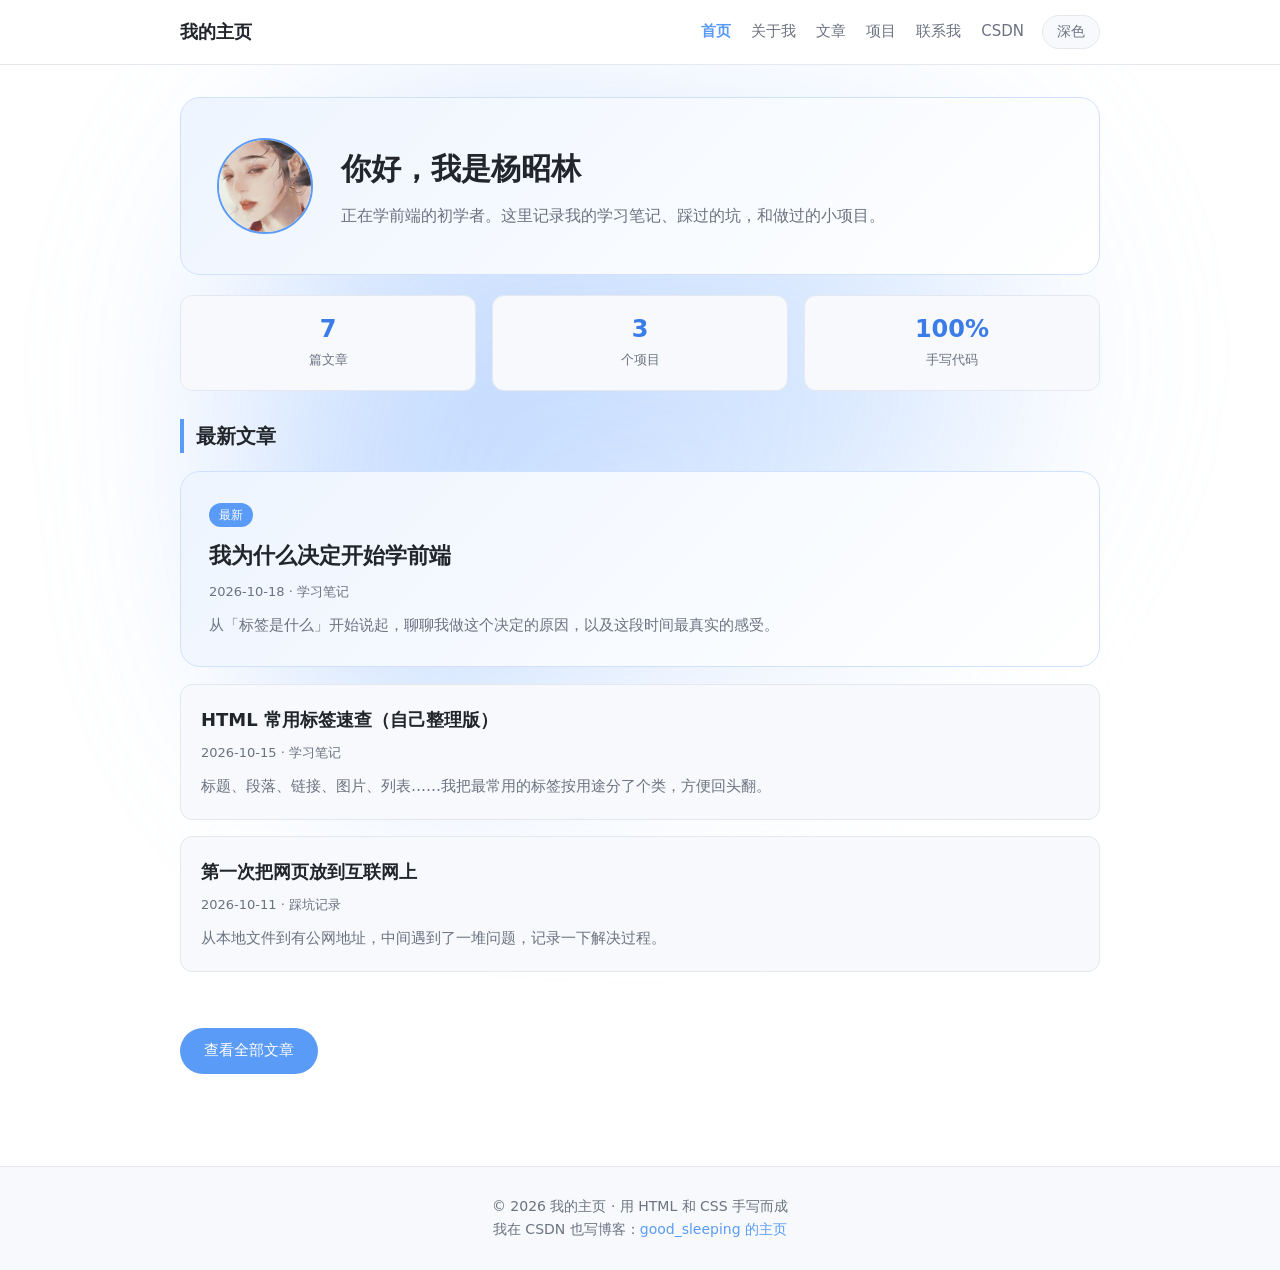
<file: index.html>
<!DOCTYPE html>
<!-- 上面这一行告诉浏览器：这是一个 HTML5 网页 -->
<!-- lang="zh-CN" 表示这个页面的语言是简体中文 -->
<html lang="zh-CN">
<head>
  <!-- 这三行是每个页面都必须有的「页头信息」 -->
  <meta charset="UTF-8">                                      <!-- 让中文不乱码 -->
  <meta name="viewport" content="width=device-width, initial-scale=1.0">  <!-- 手机上正常显示 -->
  <title>首页 · 我的主页</title>                                <!-- 浏览器标签页上的标题 -->
  <!-- 把 css/style.css 里的样式引进来，全站共用这一个文件 -->
  <link rel="stylesheet" href="css/style.css">

  <!-- 这段小脚本会在页面「显示出来之前」就先跑一遍：
       先看看你上次选的是不是深色，如果是，就立刻给 <html> 加上 theme-dark 这个 class。
       这样打开页面时不会先闪一下白色再变黑（不做这一步也能切换，只是会闪）。 -->
  <script>
    (function () {
      var saved = localStorage.getItem('theme');
      var prefersDark = window.matchMedia('(prefers-color-scheme: dark)').matches;
      if (saved === 'dark' || (!saved && prefersDark)) {
        document.documentElement.classList.add('theme-dark');
      }
    })();
  </script>
</head>
<body>

  <!-- 屏幕两侧的装饰图片：只在宽屏显示（≥1360px），窄屏会自动隐藏。
       aria-hidden="true" 是告诉读屏软件「这只是装饰，不用念出来」。 -->
  <div class="side-deco" aria-hidden="true">
    <img src="images/side-left.jpg" alt="">
    <img src="images/side-right.jpg" alt="">
  </div>

  <!-- ==================== 页头（每个页面都一样，只改 class="active" 的位置） ==================== -->
  <header class="site-header">
    <div class="container">
      <a href="index.html" class="site-name">我的主页</a>
      <!-- 页头右边：把「导航」和「主题按钮」打包成一个整体 -->
      <div class="header-right">
        <nav class="nav">
          <a href="index.html" class="active">首页</a>
          <a href="about.html">关于我</a>
          <a href="posts.html">文章</a>
          <a href="works.html">项目</a>
          <a href="contact.html">联系我</a>
          <!-- 外站链接：target="_blank" 表示在新标签页打开，
               rel="noopener" 是安全写法（不让新页面反过来控制本站），下同 -->
          <a href="https://blog.csdn.net/good_sleeping" target="_blank" rel="noopener">CSDN</a>
        </nav>
        <!-- 主题按钮：上面的文字会由 js/main.js 自动改成「深色」或「浅色」 -->
        <button class="theme-toggle" type="button" aria-label="切换到深色模式">深色</button>
      </div>
    </div>
  </header>

  <!-- ==================== 正文开始 ==================== -->
  <main class="container">

    <!-- 个人介绍区：左边头像，右边名字和一句话简介 -->
    <section class="hero">
      <!-- 头像就是我的 CSDN 头像，但图片文件已经下载到本地 images/avatar.jpg。
           为什么不用 CSDN 的原图地址？因为 CSDN 图床有防盗链：
           浏览器从 localhost 引用它时会被拒绝，图片就不显示了。
           想换头像：把新图片放进 images 文件夹，再改下面的 src 就行。 -->
      <img class="avatar" src="images/avatar.jpg" alt="杨昭林的头像">
      <div class="hero-text">
        <h1>你好，我是杨昭林</h1>
        <p>正在学前端的初学者。这里记录我的学习笔记、踩过的坑，和做过的小项目。</p>
      </div>
    </section>

    <!-- 一条小数据：让访客一眼就知道这个站里有什么东西。
         数字记得跟实际情况同步改一下。 -->
    <section class="stat-row">
      <div class="stat-item">
        <span class="stat-number">7</span>
        <span class="stat-label">篇文章</span>
      </div>
      <div class="stat-item">
        <span class="stat-number">3</span>
        <span class="stat-label">个项目</span>
      </div>
      <div class="stat-item">
        <span class="stat-number">100%</span>
        <span class="stat-label">手写代码</span>
      </div>
    </section>

    <!-- 最新文章：只展示 3 篇，每篇是一整块可以点击的卡片 -->
    <section class="section">
      <h2 class="section-title">最新文章</h2>
      <div class="post-list">

        <!-- 第一篇多了一个 featured（特色）class，让它比后面两张更突出。
             这就是最省事的「主次对比」：同一类卡片，加一个 class 就分出轻重。 -->
        <a class="post-item featured" href="article.html">
          <span class="post-badge">最新</span>
          <h3>我为什么决定开始学前端</h3>
          <p class="post-meta">2026-10-18 · 学习笔记</p>
          <p class="post-excerpt">从「标签是什么」开始说起，聊聊我做这个决定的原因，以及这段时间最真实的感受。</p>
        </a>

        <a class="post-item" href="article.html">
          <h3>HTML 常用标签速查（自己整理版）</h3>
          <p class="post-meta">2026-10-15 · 学习笔记</p>
          <p class="post-excerpt">标题、段落、链接、图片、列表……我把最常用的标签按用途分了个类，方便回头翻。</p>
        </a>

        <a class="post-item" href="article.html">
          <h3>第一次把网页放到互联网上</h3>
          <p class="post-meta">2026-10-11 · 踩坑记录</p>
          <p class="post-excerpt">从本地文件到有公网地址，中间遇到了一堆问题，记录一下解决过程。</p>
        </a>

      </div>
    </section>

    <!-- 一个通向文章列表页的按钮 -->
    <section class="section">
      <a class="btn" href="posts.html">查看全部文章</a>
    </section>

  </main>
  <!-- ==================== 正文结束 ==================== -->

  <!-- ==================== 页脚 ==================== -->
  <footer class="site-footer">
    <div class="container">
      © 2026 我的主页 · 用 HTML 和 CSS 手写而成<br>
      我在 CSDN 也写博客：<a href="https://blog.csdn.net/good_sleeping" target="_blank" rel="noopener">good_sleeping 的主页</a>
    </div>
  </footer>

  <!-- 交互脚本放在 </body> 前面：浏览器从上往下读，
       读到这里时页面上所有标签都已经存在了，脚本才找得到它们。 -->
  <script src="js/main.js"></script>

</body>
</html>
</file>
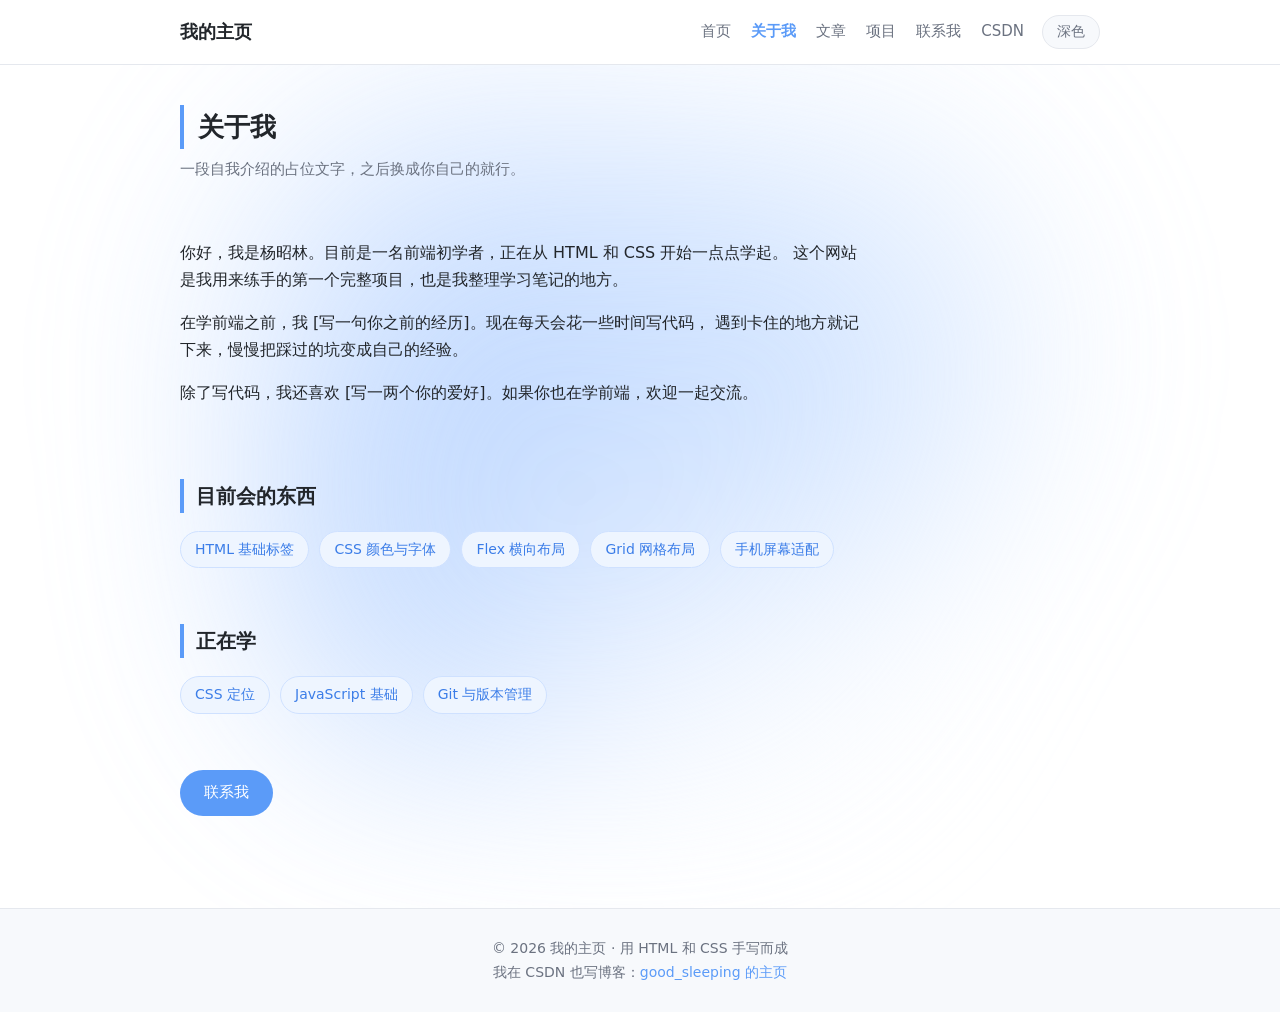
<file: about.html>
<!DOCTYPE html>
<html lang="zh-CN">
<head>
  <meta charset="UTF-8">
  <meta name="viewport" content="width=device-width, initial-scale=1.0">
  <title>关于我 · 我的主页</title>
  <link rel="stylesheet" href="css/style.css">

  <!-- 这段小脚本会在页面「显示出来之前」就先跑一遍：
       先看看你上次选的是不是深色，如果是，就立刻给 <html> 加上 theme-dark 这个 class。
       这样打开页面时不会先闪一下白色再变黑（不做这一步也能切换，只是会闪）。 -->
  <script>
    (function () {
      var saved = localStorage.getItem('theme');
      var prefersDark = window.matchMedia('(prefers-color-scheme: dark)').matches;
      if (saved === 'dark' || (!saved && prefersDark)) {
        document.documentElement.classList.add('theme-dark');
      }
    })();
  </script>
</head>
<body>

  <!-- 屏幕两侧的装饰图片：只在宽屏显示（≥1360px），窄屏会自动隐藏。
       aria-hidden="true" 是告诉读屏软件「这只是装饰，不用念出来」。 -->
  <div class="side-deco" aria-hidden="true">
    <img src="images/side-left.jpg" alt="">
    <img src="images/side-right.jpg" alt="">
  </div>

  <header class="site-header">
    <div class="container">
      <a href="index.html" class="site-name">我的主页</a>
      <!-- 页头右边：把「导航」和「主题按钮」打包成一个整体 -->
      <div class="header-right">
        <nav class="nav">
          <a href="index.html">首页</a>
          <a href="about.html" class="active">关于我</a>   <!-- active 表示当前就在这一页 -->
          <a href="posts.html">文章</a>
          <a href="works.html">项目</a>
          <a href="contact.html">联系我</a>
          <!-- 外站链接：target="_blank" 表示在新标签页打开，
               rel="noopener" 是安全写法（不让新页面反过来控制本站），下同 -->
          <a href="https://blog.csdn.net/good_sleeping" target="_blank" rel="noopener">CSDN</a>
        </nav>
        <!-- 主题按钮：上面的文字会由 js/main.js 自动改成「深色」或「浅色」 -->
        <button class="theme-toggle" type="button">深色</button>
      </div>
    </div>
  </header>

  <main class="container">

    <h1 class="page-title">关于我</h1>
    <p class="page-desc">一段自我介绍的占位文字，之后换成你自己的就行。</p>

    <!-- 自我介绍：.about-text 限制了段落宽度，一行太长会难读 -->
    <section class="section about-text">
      <p>
        你好，我是杨昭林。目前是一名前端初学者，正在从 HTML 和 CSS 开始一点点学起。
        这个网站是我用来练手的第一个完整项目，也是我整理学习笔记的地方。
      </p>
      <p>
        在学前端之前，我 [写一句你之前的经历]。现在每天会花一些时间写代码，
        遇到卡住的地方就记下来，慢慢把踩过的坑变成自己的经验。
      </p>
      <p>
        除了写代码，我还喜欢 [写一两个你的爱好]。如果你也在学前端，欢迎一起交流。
      </p>
    </section>

    <!-- 技能标签 -->
    <section class="section">
      <h2 class="section-title">目前会的东西</h2>
      <ul class="skill-list">
        <li>HTML 基础标签</li>
        <li>CSS 颜色与字体</li>
        <li>Flex 横向布局</li>
        <li>Grid 网格布局</li>
        <li>手机屏幕适配</li>
      </ul>
    </section>

    <!-- 正在学的 -->
    <section class="section">
      <h2 class="section-title">正在学</h2>
      <ul class="skill-list">
        <li>CSS 定位</li>
        <li>JavaScript 基础</li>
        <li>Git 与版本管理</li>
      </ul>
    </section>

    <section class="section">
      <a class="btn" href="contact.html">联系我</a>
    </section>

  </main>

  <footer class="site-footer">
    <div class="container">
      © 2026 我的主页 · 用 HTML 和 CSS 手写而成<br>
      我在 CSDN 也写博客：<a href="https://blog.csdn.net/good_sleeping" target="_blank" rel="noopener">good_sleeping 的主页</a>
    </div>
  </footer>

  <!-- 交互脚本放在 </body> 前面：浏览器从上往下读，
       读到这里时页面上所有标签都已经存在了，脚本才找得到它们。 -->
  <script src="js/main.js"></script>

</body>
</html>
</file>
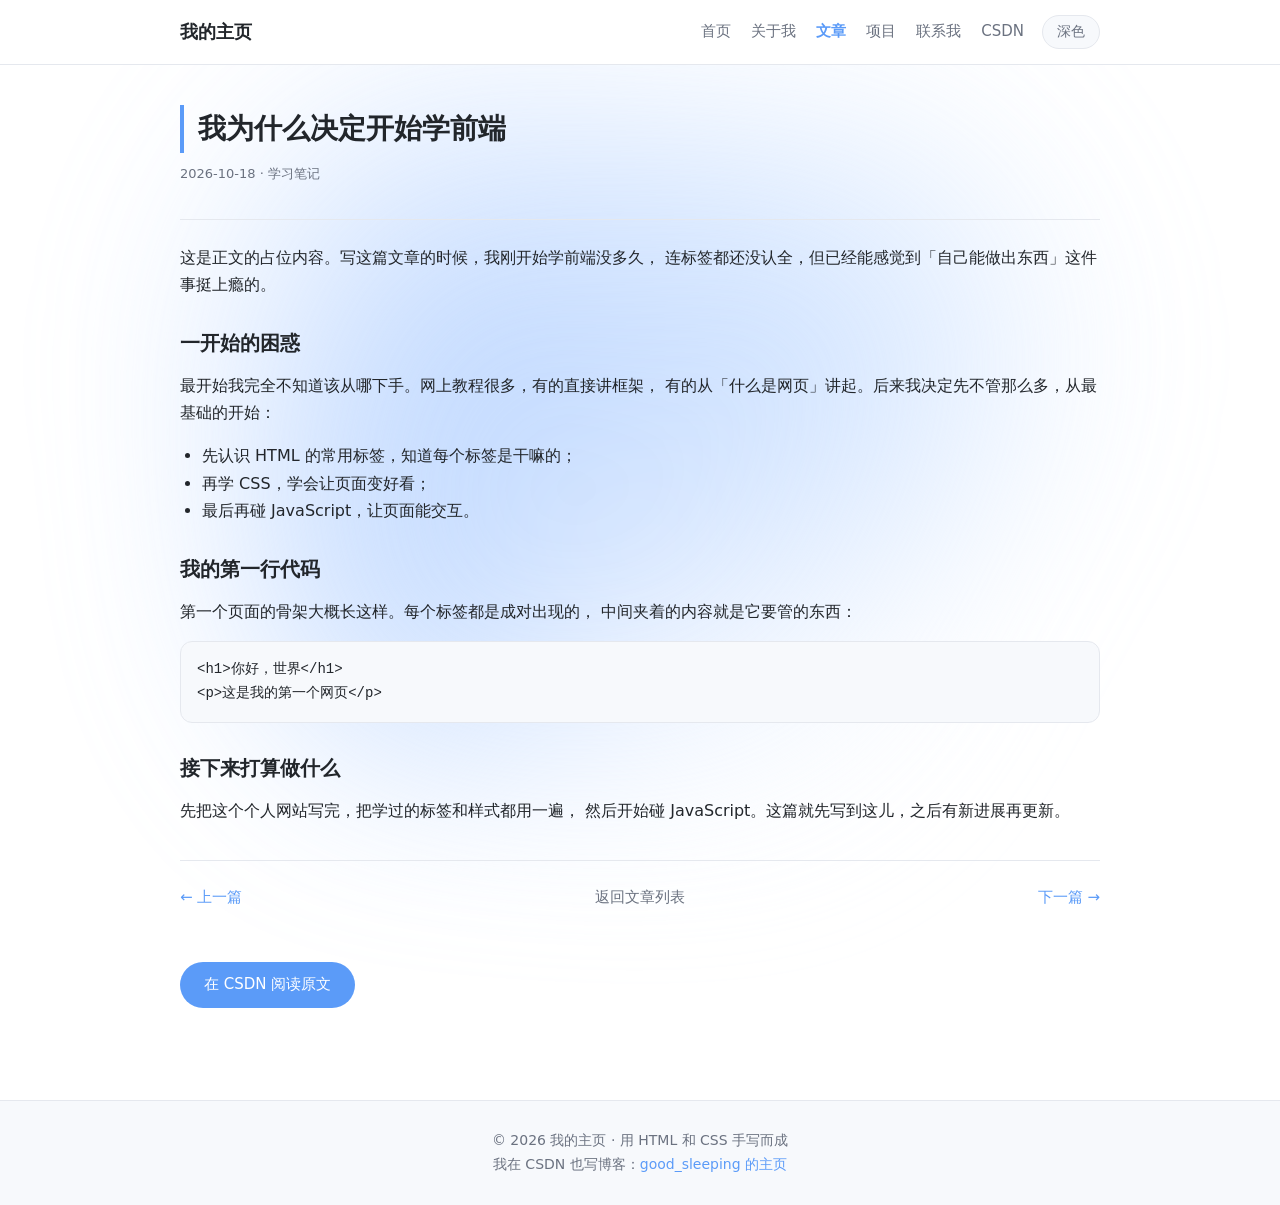
<file: article.html>
<!DOCTYPE html>
<html lang="zh-CN">
<head>
  <meta charset="UTF-8">
  <meta name="viewport" content="width=device-width, initial-scale=1.0">
  <title>我为什么决定开始学前端 · 我的主页</title>
  <link rel="stylesheet" href="css/style.css">

  <!-- 这段小脚本会在页面「显示出来之前」就先跑一遍：
       先看看你上次选的是不是深色，如果是，就立刻给 <html> 加上 theme-dark 这个 class。
       这样打开页面时不会先闪一下白色再变黑（不做这一步也能切换，只是会闪）。 -->
  <script>
    (function () {
      var saved = localStorage.getItem('theme');
      var prefersDark = window.matchMedia('(prefers-color-scheme: dark)').matches;
      if (saved === 'dark' || (!saved && prefersDark)) {
        document.documentElement.classList.add('theme-dark');
      }
    })();
  </script>
</head>
<body>

  <!-- 屏幕两侧的装饰图片：只在宽屏显示（≥1360px），窄屏会自动隐藏。
       aria-hidden="true" 是告诉读屏软件「这只是装饰，不用念出来」。 -->
  <div class="side-deco" aria-hidden="true">
    <img src="images/side-left.jpg" alt="">
    <img src="images/side-right.jpg" alt="">
  </div>

  <header class="site-header">
    <div class="container">
      <a href="index.html" class="site-name">我的主页</a>
      <!-- 页头右边：把「导航」和「主题按钮」打包成一个整体 -->
      <div class="header-right">
        <nav class="nav">
          <a href="index.html">首页</a>
          <a href="about.html">关于我</a>
          <a href="posts.html" class="active">文章</a>
          <a href="works.html">项目</a>
          <a href="contact.html">联系我</a>
          <!-- 外站链接：target="_blank" 表示在新标签页打开，
               rel="noopener" 是安全写法（不让新页面反过来控制本站），下同 -->
          <a href="https://blog.csdn.net/good_sleeping" target="_blank" rel="noopener">CSDN</a>
        </nav>
        <!-- 主题按钮：上面的文字会由 js/main.js 自动改成「深色」或「浅色」 -->
        <button class="theme-toggle" type="button">深色</button>
      </div>
    </div>
  </header>

  <main class="container">

    <!-- 文章标题区：标题 + 日期分类 -->
    <header class="article-header">
      <h1>我为什么决定开始学前端</h1>
      <p class="post-meta">2026-10-18 · 学习笔记</p>
    </header>

    <!-- 文章正文：这里就是很普通的段落、小标题、列表和代码块 -->
    <article class="article-body">
      <p>
        这是正文的占位内容。写这篇文章的时候，我刚开始学前端没多久，
        连标签都还没认全，但已经能感觉到「自己能做出东西」这件事挺上瘾的。
      </p>

      <h2>一开始的困惑</h2>
      <p>
        最开始我完全不知道该从哪下手。网上教程很多，有的直接讲框架，
        有的从「什么是网页」讲起。后来我决定先不管那么多，从最基础的开始：
      </p>
      <ul>
        <li>先认识 HTML 的常用标签，知道每个标签是干嘛的；</li>
        <li>再学 CSS，学会让页面变好看；</li>
        <li>最后再碰 JavaScript，让页面能交互。</li>
      </ul>

      <h2>我的第一行代码</h2>
      <p>
        第一个页面的骨架大概长这样。每个标签都是成对出现的，
        中间夹着的内容就是它要管的东西：
      </p>

      <!-- pre 标签会原样保留空格和换行，适合放代码 -->
      <pre>&lt;h1&gt;你好，世界&lt;/h1&gt;
&lt;p&gt;这是我的第一个网页&lt;/p&gt;</pre>

      <h2>接下来打算做什么</h2>
      <p>
        先把这个个人网站写完，把学过的标签和样式都用一遍，
        然后开始碰 JavaScript。这篇就先写到这儿，之后有新进展再更新。
      </p>

      <!-- 文章底部导航：左中右三个链接。
           外层用 Flex 的 space-between 把两边顶到边，中间那个自然就居中了。 -->
      <nav class="article-nav">
        <a href="posts.html">← 上一篇</a>
        <a class="nav-back" href="posts.html">返回文章列表</a>
        <a href="posts.html">下一篇 →</a>
      </nav>
    </article>

    <!-- 除了这个站，我平时也会把学习笔记发在 CSDN 上。
         这个按钮直接跳到我那篇文章的 CSDN 原文（新标签页打开）。 -->
    <section class="section">
      <a class="btn" href="https://blog.csdn.net/good_sleeping/article/details/165114802" target="_blank" rel="noopener">在 CSDN 阅读原文</a>
    </section>

  </main>

  <footer class="site-footer">
    <div class="container">
      © 2026 我的主页 · 用 HTML 和 CSS 手写而成<br>
      我在 CSDN 也写博客：<a href="https://blog.csdn.net/good_sleeping" target="_blank" rel="noopener">good_sleeping 的主页</a>
    </div>
  </footer>

  <!-- 交互脚本放在 </body> 前面：浏览器从上往下读，
       读到这里时页面上所有标签都已经存在了，脚本才找得到它们。 -->
  <script src="js/main.js"></script>

</body>
</html>
</file>
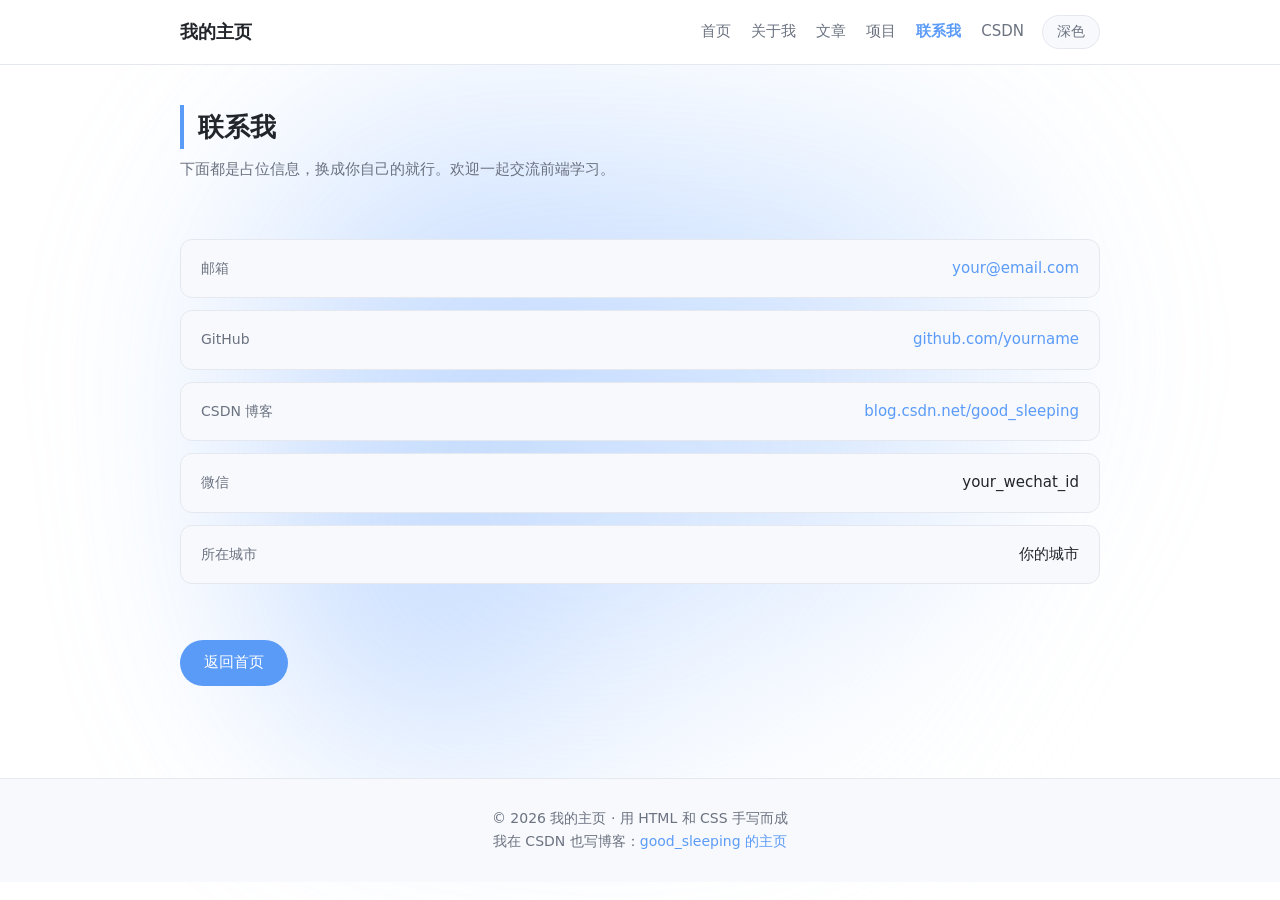
<file: contact.html>
<!DOCTYPE html>
<html lang="zh-CN">
<head>
  <meta charset="UTF-8">
  <meta name="viewport" content="width=device-width, initial-scale=1.0">
  <title>联系我 · 我的主页</title>
  <link rel="stylesheet" href="css/style.css">

  <!-- 这段小脚本会在页面「显示出来之前」就先跑一遍：
       先看看你上次选的是不是深色，如果是，就立刻给 <html> 加上 theme-dark 这个 class。
       这样打开页面时不会先闪一下白色再变黑（不做这一步也能切换，只是会闪）。 -->
  <script>
    (function () {
      var saved = localStorage.getItem('theme');
      var prefersDark = window.matchMedia('(prefers-color-scheme: dark)').matches;
      if (saved === 'dark' || (!saved && prefersDark)) {
        document.documentElement.classList.add('theme-dark');
      }
    })();
  </script>
</head>
<body>

  <!-- 屏幕两侧的装饰图片：只在宽屏显示（≥1360px），窄屏会自动隐藏。
       aria-hidden="true" 是告诉读屏软件「这只是装饰，不用念出来」。 -->
  <div class="side-deco" aria-hidden="true">
    <img src="images/side-left.jpg" alt="">
    <img src="images/side-right.jpg" alt="">
  </div>

  <header class="site-header">
    <div class="container">
      <a href="index.html" class="site-name">我的主页</a>
      <!-- 页头右边：把「导航」和「主题按钮」打包成一个整体 -->
      <div class="header-right">
        <nav class="nav">
          <a href="index.html">首页</a>
          <a href="about.html">关于我</a>
          <a href="posts.html">文章</a>
          <a href="works.html">项目</a>
          <a href="contact.html" class="active">联系我</a>
          <!-- 外站链接：target="_blank" 表示在新标签页打开，
               rel="noopener" 是安全写法（不让新页面反过来控制本站），下同 -->
          <a href="https://blog.csdn.net/good_sleeping" target="_blank" rel="noopener">CSDN</a>
        </nav>
        <!-- 主题按钮：上面的文字会由 js/main.js 自动改成「深色」或「浅色」 -->
        <button class="theme-toggle" type="button">深色</button>
      </div>
    </div>
  </header>

  <main class="container">

    <h1 class="page-title">联系我</h1>
    <p class="page-desc">下面都是占位信息，换成你自己的就行。欢迎一起交流前端学习。</p>

    <!-- 每一行是一个联系方式：左边是标签，右边是内容 -->
    <section class="section">
      <ul class="contact-list">

        <li>
          <span class="contact-label">邮箱</span>
          <!-- mailto: 链接点了会自动打开你的邮箱软件 -->
          <a class="contact-value" href="mailto:your@email.com">your@email.com</a>
        </li>

        <li>
          <span class="contact-label">GitHub</span>
          <a class="contact-value" href="https://github.com/" target="_blank">github.com/yourname</a>
        </li>

        <li>
          <span class="contact-label">CSDN 博客</span>
          <!-- 这是外站链接，加 target="_blank" 让它在新标签页打开 -->
          <a class="contact-value" href="https://blog.csdn.net/good_sleeping" target="_blank" rel="noopener">blog.csdn.net/good_sleeping</a>
        </li>

        <li>
          <span class="contact-label">微信</span>
          <span class="contact-value">your_wechat_id</span>
        </li>

        <li>
          <span class="contact-label">所在城市</span>
          <span class="contact-value">你的城市</span>
        </li>

      </ul>
    </section>

    <section class="section">
      <a class="btn" href="index.html">返回首页</a>
    </section>

  </main>

  <footer class="site-footer">
    <div class="container">
      © 2026 我的主页 · 用 HTML 和 CSS 手写而成<br>
      我在 CSDN 也写博客：<a href="https://blog.csdn.net/good_sleeping" target="_blank" rel="noopener">good_sleeping 的主页</a>
    </div>
  </footer>

  <!-- 交互脚本放在 </body> 前面：浏览器从上往下读，
       读到这里时页面上所有标签都已经存在了，脚本才找得到它们。 -->
  <script src="js/main.js"></script>

</body>
</html>
</file>
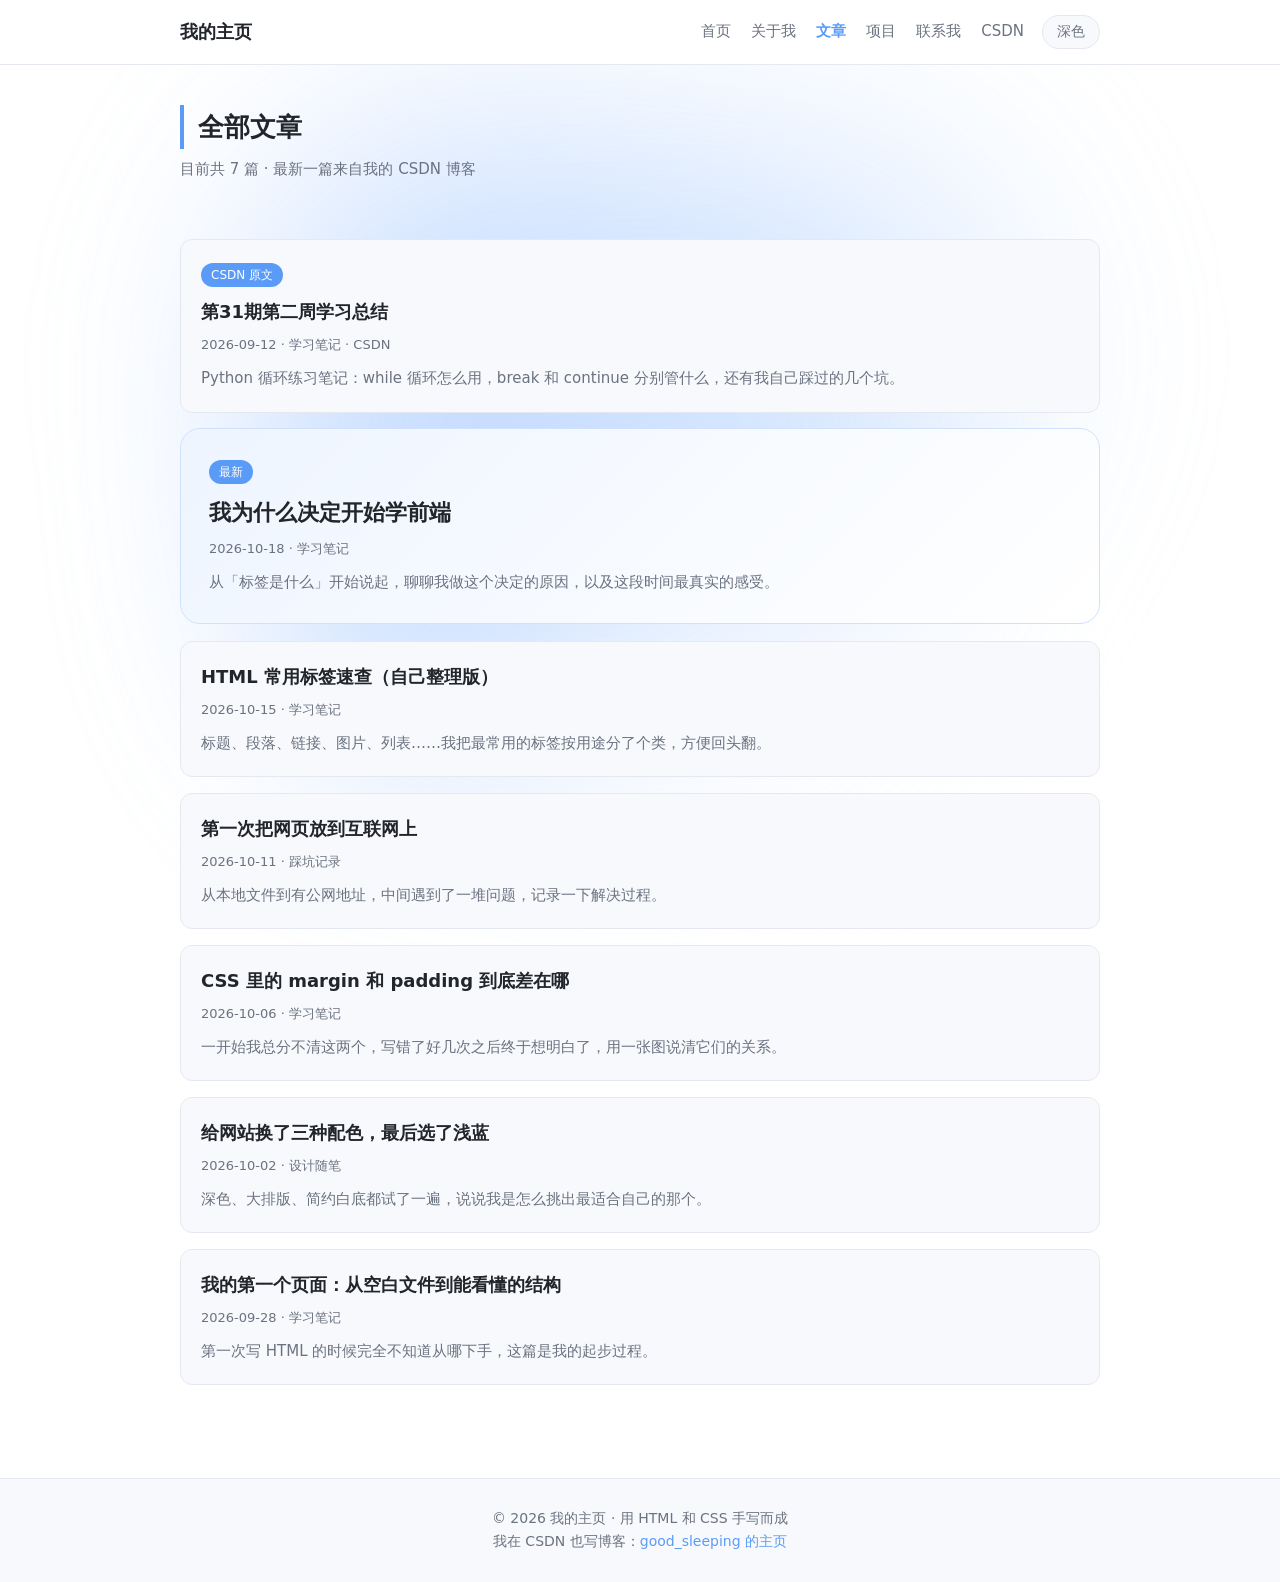
<file: posts.html>
<!DOCTYPE html>
<html lang="zh-CN">
<head>
  <meta charset="UTF-8">
  <meta name="viewport" content="width=device-width, initial-scale=1.0">
  <title>文章 · 我的主页</title>
  <link rel="stylesheet" href="css/style.css">

  <!-- 这段小脚本会在页面「显示出来之前」就先跑一遍：
       先看看你上次选的是不是深色，如果是，就立刻给 <html> 加上 theme-dark 这个 class。
       这样打开页面时不会先闪一下白色再变黑（不做这一步也能切换，只是会闪）。 -->
  <script>
    (function () {
      var saved = localStorage.getItem('theme');
      var prefersDark = window.matchMedia('(prefers-color-scheme: dark)').matches;
      if (saved === 'dark' || (!saved && prefersDark)) {
        document.documentElement.classList.add('theme-dark');
      }
    })();
  </script>
</head>
<body>

  <!-- 屏幕两侧的装饰图片：只在宽屏显示（≥1360px），窄屏会自动隐藏。
       aria-hidden="true" 是告诉读屏软件「这只是装饰，不用念出来」。 -->
  <div class="side-deco" aria-hidden="true">
    <img src="images/side-left.jpg" alt="">
    <img src="images/side-right.jpg" alt="">
  </div>

  <header class="site-header">
    <div class="container">
      <a href="index.html" class="site-name">我的主页</a>
      <!-- 页头右边：把「导航」和「主题按钮」打包成一个整体 -->
      <div class="header-right">
        <nav class="nav">
          <a href="index.html">首页</a>
          <a href="about.html">关于我</a>
          <a href="posts.html" class="active">文章</a>
          <a href="works.html">项目</a>
          <a href="contact.html">联系我</a>
          <!-- 外站链接：target="_blank" 表示在新标签页打开，
               rel="noopener" 是安全写法（不让新页面反过来控制本站），下同 -->
          <a href="https://blog.csdn.net/good_sleeping" target="_blank" rel="noopener">CSDN</a>
        </nav>
        <!-- 主题按钮：上面的文字会由 js/main.js 自动改成「深色」或「浅色」 -->
        <button class="theme-toggle" type="button">深色</button>
      </div>
    </div>
  </header>

  <main class="container">

    <h1 class="page-title">全部文章</h1>
    <p class="page-desc">目前共 7 篇 · 最新一篇来自我的 CSDN 博客</p>

    <!-- 每个 <a class="post-item"> 就是一张文章卡片。
         除了最上面那篇跳到 CSDN，其余各篇都是跳到 article.html 这个详情页 ——
         等你写自己的文章时，再复制 article.html 改成 article-2.html 这样分别链接。 -->
    <section class="section">
      <div class="post-list">

        <!-- 这篇是真实文章（不是占位）：它直接跳到我 CSDN 博客上的原文，
             所以链接加了 target="_blank" rel="noopener" ——
             点开会在新标签页打开 CSDN，本站不会被关掉。 -->
        <a class="post-item" href="https://blog.csdn.net/good_sleeping/article/details/165114802" target="_blank" rel="noopener">
          <span class="post-badge">CSDN 原文</span>
          <h3>第31期第二周学习总结</h3>
          <p class="post-meta">2026-09-12 · 学习笔记 · CSDN</p>
          <p class="post-excerpt">Python 循环练习笔记：while 循环怎么用，break 和 continue 分别管什么，还有我自己踩过的几个坑。</p>
        </a>

        <!-- 第一篇加 featured，让它比其余几篇更显眼 -->
        <a class="post-item featured" href="article.html">
          <span class="post-badge">最新</span>
          <h3>我为什么决定开始学前端</h3>
          <p class="post-meta">2026-10-18 · 学习笔记</p>
          <p class="post-excerpt">从「标签是什么」开始说起，聊聊我做这个决定的原因，以及这段时间最真实的感受。</p>
        </a>

        <a class="post-item" href="article.html">
          <h3>HTML 常用标签速查（自己整理版）</h3>
          <p class="post-meta">2026-10-15 · 学习笔记</p>
          <p class="post-excerpt">标题、段落、链接、图片、列表……我把最常用的标签按用途分了个类，方便回头翻。</p>
        </a>

        <a class="post-item" href="article.html">
          <h3>第一次把网页放到互联网上</h3>
          <p class="post-meta">2026-10-11 · 踩坑记录</p>
          <p class="post-excerpt">从本地文件到有公网地址，中间遇到了一堆问题，记录一下解决过程。</p>
        </a>

        <a class="post-item" href="article.html">
          <h3>CSS 里的 margin 和 padding 到底差在哪</h3>
          <p class="post-meta">2026-10-06 · 学习笔记</p>
          <p class="post-excerpt">一开始我总分不清这两个，写错了好几次之后终于想明白了，用一张图说清它们的关系。</p>
        </a>

        <a class="post-item" href="article.html">
          <h3>给网站换了三种配色，最后选了浅蓝</h3>
          <p class="post-meta">2026-10-02 · 设计随笔</p>
          <p class="post-excerpt">深色、大排版、简约白底都试了一遍，说说我是怎么挑出最适合自己的那个。</p>
        </a>

        <a class="post-item" href="article.html">
          <h3>我的第一个页面：从空白文件到能看懂的结构</h3>
          <p class="post-meta">2026-09-28 · 学习笔记</p>
          <p class="post-excerpt">第一次写 HTML 的时候完全不知道从哪下手，这篇是我的起步过程。</p>
        </a>

      </div>
    </section>

  </main>

  <footer class="site-footer">
    <div class="container">
      © 2026 我的主页 · 用 HTML 和 CSS 手写而成<br>
      我在 CSDN 也写博客：<a href="https://blog.csdn.net/good_sleeping" target="_blank" rel="noopener">good_sleeping 的主页</a>
    </div>
  </footer>

  <!-- 交互脚本放在 </body> 前面：浏览器从上往下读，
       读到这里时页面上所有标签都已经存在了，脚本才找得到它们。 -->
  <script src="js/main.js"></script>

</body>
</html>
</file>
<file: css/style.css>
/* =========================================================================
   style.css —— 个人博客的全部样式
   说明：CSS 做的事情就是「选中某些标签，给它们设置外观」。
   下面按顺序分成 12 块，每块前面都有注释说明它管哪一部分。
   想换配色？只需要改最上面第 1 块的几个颜色值，全站跟着一起变。
   ========================================================================= */


/* ========================= 1. 颜色和尺寸变量 ========================= */
/* :root 代表整个页面，在这里定义的 --xxx 叫「变量」，
   后面用 var(--primary) 就能取到它的值，不用到处写死颜色码。 */
:root {
  --primary: #5B9BF8;       /* 主色：浅蓝，用在按钮、链接、强调文字上 */
  --primary-dark: #3B7DE8;  /* 主色加深一档，鼠标悬停时用 */
  --primary-bg: #EEF5FF;    /* 主色的极浅版本，当作浅蓝背景块 */
  --text: #22262B;          /* 正文颜色（接近黑但不是纯黑，眼睛更舒服） */
  --text-light: #6B7280;    /* 次要文字：日期、说明等 */
  --bg: #FFFFFF;            /* 页面底色 */
  --bg-soft: #F7F9FC;       /* 浅灰底，用在卡片和页脚 */
  --border: #E5E8EE;        /* 边框颜色 */
  --border-soft: #CFE1FF;   /* 主色系的浅描边，用在需要强调的卡片上 */
  --shadow: 0 6px 18px rgba(34, 38, 43, 0.08);  /* 卡片「浮起来」时的阴影 */
  --radius: 12px;           /* 统一的小圆角（卡片、标签） */
  --radius-lg: 20px;        /* 大块面板用的圆角，比如首页的介绍区和特色卡片 */
  --gradient-from: #EEF5FF; /* 渐变色的起点（介绍区、特色卡片用） */
  --gradient-to: #FFFFFF;   /* 渐变色的终点 */
  /* --silk-1/2/3 是「流动背景」用的三种颜色（深色模式在下面 1.5 节另有一套）。
     这三个颜色故意拉开深浅：1 最深、2 最淡。
     因为色块要互相压着、颜色要有深浅才有「流动」的感觉，
     如果三个颜色太接近，整片就糊成一块，看不出在动。 */
  --silk-1: #A8CAFF;
  --silk-2: #EAF2FF;
  --silk-3: #BFD9FF;
  color-scheme: light;      /* 告诉浏览器现在是浅色，滚动条等也跟着变浅 */
}

/* ================ 1.5 深色模式 ================
   当 <html> 上多了 class="theme-dark" 时，
   下面这些变量会把上面 :root 里的同名变量「盖掉」。
   因为全站的颜色都是用 var(--xxx) 取的，
   所以只要换掉这一组变量，整个网站就一起变暗了 —— 不用改任何其它样式。 */
:root.theme-dark {
  --primary: #6FA8FF;       /* 深色底上，浅蓝要再亮一点才看得清 */
  --primary-dark: #8FC0FF;  /* 深色模式下「悬停变深」改成「悬停变亮」，更符合直觉 */
  --primary-bg: #1B2432;    /* 原来极浅的蓝底，换成很深的蓝灰 */
  --text: #E6EAF0;          /* 深色底上不用纯白，稍微压一点更耐看 */
  --text-light: #9AA4B2;
  --bg: #14181F;            /* 页面底色：接近黑但偏蓝 */
  --bg-soft: #1A2029;       /* 卡片、页脚用的稍亮一点的深色 */
  --border: #2A323E;
  --border-soft: #2F4A75;   /* 深色下主色系的描边 */
  --shadow: 0 6px 18px rgba(0, 0, 0, 0.45);  /* 深色底上阴影要更重才看得出来 */
  --gradient-from: #1B2432;
  --gradient-to: #151A22;
  /* 深色模式下的流动背景：把三种颜色换成很深的蓝灰，
     这样背景动起来是「暗处有微光」，不会把深色底弄脏。
     和浅色模式一样，这三个也故意拉开深浅（1 偏亮、2 最暗），
     深色下「有明有暗」流动感才出得来。 */
  --silk-1: #2B4570;
  --silk-2: #12171E;
  --silk-3: #23375A;
  color-scheme: dark;
}


/* ========================= 2. 全局基础样式 ========================= */

/* * 代表「所有标签」。统一设置 box-sizing，
   这样加上 padding 之后元素不会被撑大，新手项目里非常建议加上。 */
* {
  box-sizing: border-box;
}

body {
  margin: 0;                      /* 浏览器默认给 body 8px 外边距，去掉它 */
  background: var(--bg);
  color: var(--text);
  /* 字体依次往下找：先苹果系统的中文字体，再 Windows 的，最后用系统默认 */
  font-family: "PingFang SC", "Microsoft YaHei", system-ui, -apple-system, sans-serif;
  line-height: 1.7;               /* 行高 = 字号的 1.7 倍，中文读起来更舒服 */
  /* 换主题时，底色和文字色慢慢过渡，不会「啪」地一下跳过去 */
  transition: background-color 0.3s ease, color 0.3s ease;
}


/* ==================== 2.5 流动的「液面」背景 ====================
   ::before 是伪元素，可以理解成「凭空多出来的一个盒子」，
   它不属于 HTML 里的任何标签，所以不用改 6 个 html 文件就能全站生效。

   想要「像液面一样流动」，光靠一条斜向渐变是不够的（那更像丝绸滑动）。
   液体的感觉来自「几团软软的色块各自慢慢游动、边缘糊在一起」。

   所以这里的做法是：
   1) 用 4 个 radial-gradient（圆形色块）代替斜向渐变 —— 圆形才像水团；
   2) filter: blur(80px) 把色块边缘全部糊开，色块之间就会像液体一样融在一起；
   3) 让这 4 个色块各自以不同的路线慢慢漂移（background-position 变化），
      而不是整块布一起平移 —— 这才是液面的感觉。

   这次为了「更自然、不出现生硬的色块边界」，做了三件事：
   1) blur 从 40px 加到 80px —— 色块边缘糊得更彻底，圆形轮廓就看不出来了；
   2) 每层色块放大（约 56%~72% 屏幕），互相压在一起、颜色交叠，
      不再是一块一块分开的色斑，而是一整片有深浅的液体；
   3) 渐变的透明停靠点往前收（68/72% 收到 64/68%），颜色更实 —— 也就是「调浓」。

   两个关键点（新手最容易踩）：
   1) position: fixed + inset: 0 = 无论页面滚到哪，它都铺满整个可视区域；
   2) z-index: -1 = 把它塞到所有内容的后面。
      这里千万不能写成正数，否则整块布会盖在文字上面，页面就没法看了。
   最后 pointer-events: none 让鼠标「穿过」它，保证点击依然落在真正的按钮/图片上。 */
body::before {
  content: "";                     /* 伪元素必须写 content，哪怕是空字符串 */
  position: fixed;
  inset: 0;                        /* 等价于 top/right/bottom/left 都是 0 */
  z-index: -1;
  pointer-events: none;
  /* 4 个圆形色块，颜色在 --silk-1/2/3 里定义，深浅色模式各一套。
     每个色块都是从圆心向外的软渐变：中间实、往外慢慢变透明。 */
  background-image:
    radial-gradient(circle, var(--silk-1) 0%, transparent 64%),
    radial-gradient(circle, var(--silk-3) 0%, transparent 64%),
    radial-gradient(circle, var(--silk-2) 0%, transparent 68%),
    radial-gradient(circle, var(--silk-1) 0%, transparent 68%);
  /* 每一层各占屏幕的一部分大小，且 no-repeat。
     尺寸刻意放大到接近满屏：几层颜色会互相压着、叠在一起，
     看起来就是「一整片有深浅的液体」，而不是几块独立的色斑。 */
  background-size: 72% 72%, 66% 66%, 60% 60%, 56% 56%;
  background-repeat: no-repeat;
  /* 4 个色块各自的初始位置，故意错开，避免堆在一起 */
  background-position: 8% 12%, 85% 18%, 58% 84%, 18% 82%;
  /* blur 就是「糊化」。80px 的模糊能把色块边缘彻底糊掉，
     色块相遇的地方自然过渡 —— 这就是液体那种黏黏的融合感，
     也是「去掉生硬色块感」的关键：模糊不够就会看见一圈圈的圆边。 */
  filter: blur(80px);
  /* opacity 0.75：太低看不出流动，太高会糊住正文。
     0.75 配上上面更浓的颜色，流动的深浅对比更明显。 */
  opacity: 0.75;
  /* 16s = 走完一轮的时间从 28 秒缩到 16 秒，也就是说流动明显变快了。 */
  animation: liquid-flow 16s ease-in-out infinite;
}

/* @keyframes 定义「动画的几个关键时刻」：
   0% 是开始，中间是过程，100% 回到起点（所以循环时不会「跳」一下）。
   因为上面写了 infinite（无限循环），它会一直来回跑。

   注意这里写的是 4 组 background-position（用逗号隔开），
   对应上面 4 个色块 —— 每一组数值都不一样，
   所以 4 个色块各走各的路线，像液体里的几团色在互相挤来挤去。

   为什么从原来的 4 个关键时刻（0/25/50/75/100）变成 8 个？
   关键时刻越多，两个点之间的距离就越短，色块走起来是「小步挪动」，
   而不是「一步跨很远」—— 这样看着更像水在慢慢流动，不会一顿一顿。
   下面这几档就是沿着原来的路线，把每一小段中间再补一个点，
   所以每个色块始终在自己那条线上平滑地绕圈，最后回到起点。 */
@keyframes liquid-flow {
  0% {
    background-position: 8% 12%, 85% 18%, 58% 84%, 18% 82%;
  }
  12.5% {
    background-position: 22% 22%, 74% 29%, 44% 73%, 32% 69%;
  }
  25% {
    background-position: 35% 32%, 62% 40%, 30% 62%, 45% 55%;
  }
  37.5% {
    background-position: 49% 45%, 47% 53%, 24% 50%, 57% 39%;
  }
  50% {
    background-position: 62% 58%, 32% 66%, 18% 38%, 68% 22%;
  }
  62.5% {
    background-position: 50% 70%, 52% 73%, 40% 25%, 48% 30%;
  }
  75% {
    background-position: 38% 82%, 72% 80%, 62% 12%, 28% 38%;
  }
  87.5% {
    background-position: 23% 47%, 79% 49%, 60% 48%, 23% 60%;
  }
  100% {
    background-position: 8% 12%, 85% 18%, 58% 84%, 18% 82%;
  }
}


/* ---------- 鼠标在背景上滑动时的「水涟漪」 ----------
   鼠标一动，JS 就会在鼠标的位置放一个下图的圆圈，它自己播一段动画：
   从小小一圈放大铺开，同时慢慢变透明 —— 就像小石子丢进水面荡开的波纹。

   为什么这里是 .bg-ripple 而不是项目页那个 .ripple？
   两者用途不同：.ripple 是「点一下图片」用的，.bg-ripple 是「鼠标滑过背景」用的。
   名字分开，样式就互不影响，以后想单独改其中一个也不会牵连另一个。

   关键点：
   1) position: fixed + z-index: -1 —— 和水波纹要求的一样，待在背景层，不挡内容；
   2) pointer-events: none —— 鼠标能穿透它，不会影响滑动或点击。 */
.bg-ripple {
  position: fixed;
  z-index: -1;
  width: 90px;                     /* 基准尺寸，实际大小靠下面的 scale 放大 */
  height: 90px;
  margin-left: -45px;              /* 让圆心正好落在鼠标位置（往左上挪半个身位） */
  margin-top: -45px;
  border-radius: 50%;
  /* 这里用「中间空、一圈实、外面又空」的径向渐变画出一个圆环，
     放大时才像水波那一圈涟漪，而不是一个实心圆点。
     这次把「实」的那一圈拉宽了（从 38%~54%~70% 改成 25%~50%~80%）：
     颜色过渡的区间越长，边就越糊，涟漪就从「一圈硬边」变成「一团柔光」。 */
  background: radial-gradient(circle, transparent 25%, var(--primary) 50%, transparent 80%);
  pointer-events: none;
  /* 1.4s（原来是 1.1s）：慢下来一点，扩散更从容，不会「唰」地一下就没了。 */
  animation: bg-ripple-spread 1.4s ease-out forwards;
}

/* 涟漪的动画：从 0.3 倍放大到 1.4 倍（直径约 90 → 126px），同时淡出。
   forwards 表示播完后停在最后一帧（透明），再由 JS 把元素删掉。
   这次把「起点透明度」从 0.45 降到 0.25、「终点倍数」从 1.9 收到 1.4：
   更淡、更小、更慢 —— 合起来就是「细腻柔和」，不会一大团抢视线。 */
@keyframes bg-ripple-spread {
  0% {
    transform: scale(0.3);
    opacity: 0.25;
  }
  100% {
    transform: scale(1.4);
    opacity: 0;
  }
}


/* ================ 2.6 换主题时的颜色过渡 ================
   深浅色切换时，如果每块元素都「啪」地一下跳色会显得很生硬。
   给下面这些元素补上 0.3 秒的颜色过渡，整站就像被一层滤镜慢慢推过去。

   为什么不用「* { transition: ... }」这种一刀切的写法？
   因为那会把卡片悬停、图片放大等所有动画统统拖慢到 0.3 秒，反而变卡。
   所以这里只挑「确实要跟着主题变色的元素」，一个个列出来。 */
body,
.site-header,
.site-footer,
.hero,
.site-name,
.nav a,
.page-title,
.page-desc,
.section-title,
.post-item h3,
.post-meta,
.post-excerpt,
.article-header,
.article-header h1,
.article-body p,
.article-body h2,
.article-header ul,
.article-nav a,
.stat-item,
.stat-label,
.skill-list li,
.avatar,
.project-body h3,
.project-body p,
.contact-label,
.contact-value {
  transition: background-color 0.3s ease, color 0.3s ease, border-color 0.3s ease;
}

a {
  color: var(--primary);
  text-decoration: none;          /* 去掉链接默认的下划线 */
}
a:hover {                         /* :hover 表示「鼠标移上去的时候」 */
  color: var(--primary-dark);
  text-decoration: underline;
}

img {
  max-width: 100%;                /* 图片最宽不超过它所在的容器 */
  display: block;
}

/* .container 是「居中容器」：内容最宽 960px，两边自动平分剩下的空白 */
.container {
  width: 100%;
  max-width: 960px;
  margin: 0 auto;                 /* 左右 margin 设为 auto = 水平居中 */
  padding: 0 20px;
}


/* ========================= 3. 页头（每个页面都一样） ========================= */
.site-header {
  background: var(--bg);
  border-bottom: 1px solid var(--border);
  position: sticky;               /* 页面往下滚时，页头一直吸在顶部 */
  top: 0;
  z-index: 10;                    /* 层级比正文高，滚动时才不会被盖住 */
}

/* 下面这三行就是 Flex 布局：
   display: flex 让里面的子元素「横向排成一行」，
   然后 align-items 管垂直方向，justify-content 管水平方向。 */
.site-header .container {
  display: flex;
  align-items: center;              /* 垂直方向居中对齐 */
  justify-content: space-between;   /* 两端对齐：站点名靠左，导航靠右 */
  height: 64px;
}

.site-name {
  font-size: 18px;
  font-weight: 600;
  color: var(--text);
}
.site-name:hover {
  color: var(--primary);
  text-decoration: none;
}

.nav {
  display: flex;                  /* 导航里的链接也横向排开 */
  gap: 20px;                      /* gap = 子元素之间的间距 */
}
.nav a {
  font-size: 15px;
  color: var(--text-light);
}
.nav a:hover {
  color: var(--primary);
  text-decoration: none;
}
.nav a.active {                   /* 给当前所在页面的链接加 class="active" */
  color: var(--primary);
  font-weight: 600;
}

/* 页头右边那半边：把「导航」和「主题按钮」打包在一起。
   因为页头用的是 space-between（两端对齐），
   如果不打包，中间的导航会被推到正中间，看着很怪。 */
.header-right {
  display: flex;
  align-items: center;
  gap: 18px;
}

/* 主题切换按钮。它本质是一个 <button>，
   button 默认不会继承页面字体和颜色，所以要手动写上 font-family 和 color。 */
.theme-toggle {
  padding: 6px 14px;
  background: var(--bg-soft);
  color: var(--text-light);
  border: 1px solid var(--border);
  border-radius: 999px;           /* 胶囊形状，和站里其它小元素保持一致 */
  font-family: inherit;
  font-size: 14px;
  line-height: 1.4;
  cursor: pointer;                /* 鼠标移上去变成小手，提示「这里能点」 */
  transition: color 0.2s ease, border-color 0.2s ease, background 0.2s ease;
}
.theme-toggle:hover {
  color: var(--primary);
  border-color: var(--primary);
}


/* ========================= 4. 页脚 ========================= */
.site-footer {
  margin-top: 64px;
  padding: 28px 0;
  background: var(--bg-soft);
  border-top: 1px solid var(--border);
  color: var(--text-light);
  font-size: 14px;
  text-align: center;
}


/* ========================= 5. 通用小部件 ========================= */
/* 左边那根竖条是用 border-left 做的，
   一行代码就给标题加了视觉锚点，比纯文字标题更「立得住」。 */
.page-title {
  font-size: 26px;
  margin: 40px 0 8px;
  padding-left: 14px;
  border-left: 4px solid var(--primary);
}
.page-desc {
  margin: 0 0 28px;
  color: var(--text-light);
  font-size: 15px;
}

/* 按钮：其实就是一个加了样式的 <a> 链接 */
.btn {
  display: inline-block;
  padding: 10px 24px;
  background: var(--primary);
  color: #FFFFFF;
  border-radius: 999px;           /* 足够大的圆角 = 胶囊形状 */
  font-size: 15px;
  /* transition 表示「属性变化时慢慢过渡」，这里是 0.2 秒。
     有了它，鼠标移上去变色才不会「啪」地一下跳过去。 */
  transition: background 0.2s ease, box-shadow 0.2s ease, transform 0.2s ease;
}
.btn:hover {
  background: var(--primary-dark);
  color: #FFFFFF;
  text-decoration: none;
  box-shadow: var(--shadow);      /* 悬停时浮起 */
  transform: translateY(-2px);    /* 向上挪 2px */
}


/* ========================= 6. 首页 · 个人介绍区 ========================= */
/* 给整个介绍区做成一块圆角面板：
   linear-gradient(135deg, ...) 是「从左上一路渐变到右下」的配色，
   这里从浅蓝渐变到纯白，比一片死白底有层次。 */
.hero {
  display: flex;
  align-items: center;
  gap: 28px;
  margin: 32px 0 0;
  padding: 40px 36px;
  /* 渐变改成用变量：浅色模式是「浅蓝 → 白」，深色模式是「深蓝灰 → 更深」。 */
  background: linear-gradient(135deg, var(--gradient-from) 0%, var(--gradient-to) 100%);
  border: 1px solid var(--border-soft);
  border-radius: var(--radius-lg);
  flex-wrap: wrap;                /* 屏幕太窄时，里面的元素自动换到下一行 */
}

/* 头像：这里用的是我 CSDN 博客上那张照片。
   object-fit: cover 的意思是「图片按比例铺满这个圆，多的部分裁掉」——
   不加它的话，长方形照片会被硬拉成正方形，人脸会变形。 */
.avatar {
  width: 96px;
  height: 96px;
  border-radius: 50%;             /* 50% 圆角 = 正圆 */
  object-fit: cover;
  background: var(--primary-bg);
  color: var(--primary-dark);
  border: 2px solid var(--primary);
  display: flex;
  align-items: center;
  justify-content: center;
  font-size: 30px;
  font-weight: 600;
  flex-shrink: 0;                 /* 0 = 空间不够时也不允许被压扁 */
}

.hero-text h1 {
  margin: 0 0 8px;
  font-size: 30px;
}
.hero-text p {
  margin: 0;
  color: var(--text-light);
}

/* 介绍区下面的一条小数据：3 个格子并排。
   作用不只是好看 —— 它把「这个站有什么」一眼说清，页面也不再是一页空白。 */
.stat-row {
  display: grid;
  grid-template-columns: repeat(3, 1fr);   /* 平均分成 3 列 */
  gap: 16px;
  margin-top: 20px;
}
.stat-item {
  padding: 18px 20px;
  background: var(--bg-soft);
  border: 1px solid var(--border);
  border-radius: var(--radius);
  text-align: center;
}
.stat-number {
  display: block;
  font-size: 24px;
  font-weight: 600;
  color: var(--primary-dark);
  line-height: 1.3;
}
.stat-label {
  font-size: 13px;
  color: var(--text-light);
}


/* ========================= 7. 区块与文章列表 ========================= */
.section {
  padding: 28px 0;
}
.section-title {
  font-size: 20px;
  margin: 0 0 18px;
  padding-left: 12px;
  border-left: 4px solid var(--primary);
}

/* grid 是网格布局，这里只用一列，效果就是「卡片从上往下依次排」 */
.post-list {
  display: grid;
  gap: 16px;
  /* perspective 是给里面的卡片搭一个「3D 舞台」：
     有了它，卡片做旋转时才会有近大远小的立体感，而不是像被压扁的纸片。
     这个值可以理解成「观众离舞台的距离」，越小越夸张。 */
  perspective: 900px;
}

/* 整个卡片就是一个链接，所以用 <a class="post-item"> 包住内容 */
.post-item {
  display: block;
  padding: 20px;
  background: var(--bg-soft);
  border: 1px solid var(--border);
  border-radius: var(--radius);
  color: var(--text);             /* 卡片是链接，但里面的文字保持黑色 */
  /* will-change 是给浏览器的一句「提示」：这块卡片马上要动，请提前准备好，
     加不加都能跑，加了动画会更顺滑。 */
  will-change: transform;
  /* 前半段管悬停（边框变色、浮起、倾斜），
     后半段让它在深浅色切换时也跟着慢慢变色。 */
  transition: border-color 0.2s ease, box-shadow 0.2s ease, transform 0.2s ease,
              background-color 0.3s ease, color 0.3s ease;
}
.post-item:hover {
  border-color: var(--primary);   /* 鼠标移上去，边框变蓝 */
  box-shadow: var(--shadow);      /* 再加阴影 + 轻微上浮，就「浮」起来了 */
  transform: translateY(-2px);
  text-decoration: none;
}

/* .featured 是我给「首篇文章」加的额外 class。
   多一个 class 就能让同一类卡片呈现出不同分量，这是做「主次对比」最省事的办法。 */
.post-item.featured {
  padding: 28px;
  background: linear-gradient(135deg, var(--gradient-from) 0%, var(--gradient-to) 100%);
  border-color: var(--border-soft);
  border-radius: var(--radius-lg);
}
.post-item.featured h3 {
  font-size: 22px;
}

/* 特色卡片左上角那个「最新」小标签 */
.post-badge {
  display: inline-block;
  margin-bottom: 10px;
  padding: 2px 10px;
  background: var(--primary);
  color: #FFFFFF;
  border-radius: 999px;
  font-size: 12px;
}

.post-item h3 {
  margin: 0 0 6px;
  font-size: 18px;
}
.post-meta {
  margin: 0 0 10px;
  font-size: 13px;
  color: var(--text-light);
}
.post-excerpt {
  margin: 0;
  font-size: 15px;
  color: var(--text-light);
}


/* ========================= 8. 文章详情页 ========================= */
.article-header {
  padding: 40px 0 24px;
  border-bottom: 1px solid var(--border);
}
.article-header h1 {
  margin: 0 0 10px;
  font-size: 28px;
  padding-left: 14px;
  border-left: 4px solid var(--primary);
}

.article-body {
  padding: 24px 0;
}
.article-body h2 {
  font-size: 20px;
  margin: 28px 0 12px;
}
.article-body p {
  margin: 0 0 16px;
}
.article-body ul {
  margin: 0 0 16px;
  padding-left: 22px;
}

/* pre 是「原样显示文字」的标签，用来放代码块 */
.article-body pre {
  margin: 0 0 16px;
  padding: 16px;
  background: var(--bg-soft);
  border: 1px solid var(--border);
  border-radius: var(--radius);
  overflow-x: auto;               /* 代码太长时横向滚动，不把页面撑破 */
  font-size: 14px;
}

/* 文章底部的「上一篇 / 返回列表 / 下一篇」。
   又是 Flex 布局：justify-content: space-between 让左右两个各贴一边，
   夹在中间的那个自然就落在正中间 —— 不用写任何计算。 */
.article-nav {
  display: flex;
  justify-content: space-between;
  align-items: center;
  gap: 16px;
  margin-top: 36px;
  padding-top: 24px;
  border-top: 1px solid var(--border);
}
.article-nav a {
  font-size: 15px;
}
.article-nav .nav-back {
  color: var(--text-light);
}


/* ========================= 9. 关于我 ========================= */
.about-text {
  max-width: 680px;               /* 限制段落宽度，一行太长会不好读 */
}
.about-text p {
  margin: 0 0 16px;
}

/* 技能标签：一行小胶囊 */
.skill-list {
  list-style: none;               /* 去掉列表前面的圆点 */
  padding: 0;
  margin: 0;
  display: flex;
  flex-wrap: wrap;                /* 放不下就换行 */
  gap: 10px;
}
/* 标签本身用了很浅的蓝底，颜色太淡容易看不出来，
   所以再给它加一圈同样色系的浅蓝描边，胶囊形状就明显了。 */
.skill-list li {
  padding: 6px 14px;
  background: var(--primary-bg);
  color: var(--primary-dark);
  border: 1px solid var(--border-soft);
  border-radius: 999px;
  font-size: 14px;
}


/* ========================= 10. 项目作品 ========================= */
/* repeat(auto-fit, minmax(260px, 1fr)) 的意思是：
   每张卡片至少要 260px 宽，一行能塞几塞几，塞不下就自动换行。
   所以这个网格在手机上是 1 列，在电脑上是 2~3 列，不用自己写判断。 */
.project-grid {
  display: grid;
  grid-template-columns: repeat(auto-fit, minmax(260px, 1fr));
  gap: 20px;
}

.project-card {
  background: var(--bg-soft);
  border: 1px solid var(--border);
  border-radius: var(--radius);
  overflow: hidden;               /* 让图片的直角被卡片圆角裁掉 */
  transition: border-color 0.2s ease, box-shadow 0.2s ease, transform 0.2s ease,
              background-color 0.3s ease, color 0.3s ease;
}
.project-card:hover {
  border-color: var(--primary);
  box-shadow: var(--shadow);
  transform: translateY(-2px);
}
/* .project-thumb 是包在图片外面的一个小盒子（works.html 里能看到）。
   它的唯一任务就是「当水波纹的参照物 + 把波纹裁在图片范围内」：
   1) position: relative —— 让里面绝对定位的波纹以它为准算坐标；
   2) overflow: hidden —— 波纹只铺满图片这块区域，
      不会往下漫到卡片里的文字上。 */
.project-thumb {
  position: relative;
  overflow: hidden;
}
.project-card img {
  width: 100%;
  aspect-ratio: 4 / 3;            /* 固定图片比例 4:3，高度自动算 */
  object-fit: cover;              /* 按比例裁剪填满，不变形 */
  transition: transform 0.35s ease;
}
/* 悬停时图片轻微放大一点，卡片就「活」了。
   注意卡片上有 overflow: hidden，所以放大出来的部分会被裁掉，不会溢出。 */
.project-card:hover img {
  transform: scale(1.04);
}

/* ---------- 点击图片时的「水波纹」 ----------
   平时它是藏在页面里的一个小圆点（scale(0) 缩到看不见），
   点一下图片，JS 会把它放到鼠标点击的那个位置，然后它自己播一段动画：
   从小圆点放大到铺满图片，同时慢慢变透明，看起来就像一圈水波荡开。 */
.ripple {
  position: absolute;            /* 相对 .project-thumb 定位 */
  border-radius: 50%;            /* 50% 圆角 = 正圆 */
  background: var(--primary);     /* 波纹用主色浅蓝，和整站呼应 */
  pointer-events: none;          /* 鼠标可以「穿过」它，不会挡住后续点击 */
  animation: ripple-spread 0.6s ease-out forwards;
}
/* 波纹的动画：0% 是刚点下去（还没出现），100% 是铺满并完全透明。
   forwards 表示动画播完后停在最后一帧（透明），再由 JS 把它删掉。 */
@keyframes ripple-spread {
  0% {
    transform: scale(0);
    opacity: 0.5;
  }
  100% {
    transform: scale(1);
    opacity: 0;
  }
}
.project-body {
  padding: 16px 20px 20px;
}
.project-body h3 {
  margin: 0 0 6px;
  font-size: 17px;
}
.project-body p {
  margin: 0 0 12px;
  color: var(--text-light);
  font-size: 14px;
}


/* ========================= 11. 联系我 ========================= */
.contact-list {
  list-style: none;
  padding: 0;
  margin: 0;
  display: grid;
  gap: 12px;
}
.contact-list li {
  display: flex;                  /* 左边标签、右边内容，一行两端对齐 */
  justify-content: space-between;
  align-items: center;
  flex-wrap: wrap;
  gap: 12px;
  padding: 16px 20px;
  background: var(--bg-soft);
  border: 1px solid var(--border);
  border-radius: var(--radius);
  transition: border-color 0.2s ease, box-shadow 0.2s ease, transform 0.2s ease,
              background-color 0.3s ease, color 0.3s ease;
}
.contact-list li:hover {
  border-color: var(--primary);
  box-shadow: var(--shadow);
  transform: translateY(-2px);
}
.contact-label {
  color: var(--text-light);
  font-size: 14px;
}
.contact-value {
  font-size: 15px;
}


/* ========================= 12. 手机屏幕适配 ========================= */
/* @media 是「媒体查询」：只有屏幕宽度小于 640px 时，大括号里的样式才生效。
   这里主要做两件事：页头改成上下两行、把大字号调小一点。 */
@media (max-width: 640px) {
  .site-header .container {
    height: auto;
    flex-direction: column;       /* column = 改成竖向排列 */
    align-items: flex-start;
    padding: 12px 20px;
    gap: 8px;
  }

  .nav {
    flex-wrap: wrap;
    gap: 14px;
  }

  /* 手机上页头变成上下两行，导航和主题按钮也允许换行 */
  .header-right {
    flex-wrap: wrap;
    gap: 10px;
  }

  .hero {
    margin-top: 20px;
    padding: 24px 20px;
    gap: 20px;
  }
  .hero-text h1 {
    font-size: 24px;
  }
  .avatar {
    width: 80px;
    height: 80px;
    font-size: 26px;
  }

  /* 数据条在手机上压缩一下间距和字号，保证 3 个格子还是并排不换行 */
  .stat-row {
    gap: 10px;
    margin-top: 16px;
  }
  .stat-item {
    padding: 14px 8px;
  }
  .stat-number {
    font-size: 20px;
  }
  .stat-label {
    font-size: 12px;
  }

  /* 特色卡片在手机上收回普通尺寸，否则文字会太挤 */
  .post-item.featured {
    padding: 20px;
  }
  .post-item.featured h3 {
    font-size: 19px;
  }

  /* 上一篇/下一篇在窄屏上改成上下两行，避免挤在一行 */
  .article-nav {
    flex-direction: column;
    align-items: flex-start;
    gap: 12px;
  }

  .page-title {
    font-size: 22px;
    margin-top: 28px;
    padding-left: 12px;
  }
  .article-header h1 {
    font-size: 24px;
  }
}


/* ==================== 13. 屏幕两侧的装饰图片 ====================
   宽屏时中间内容只有 960px，左右会空出一大片。
   这里在左右各放一张会轻轻漂浮的图，把空白补上，但不抢内容。

   两个关键手法：
   1) mix-blend-mode: multiply —— 「正片叠底」，白色的地方会被乘掉，
      也就是图片的白底自动变透明，只剩蓝色丝带/水泡浮在流动背景上，
      不会出现一个方方正正的白框。
   2) 媒体查询 —— 只有屏幕够宽才显示。屏幕窄的时候左右根本没有空位，
      这时候藏起来才对，否则会压到文字上。
*/

/* 外层是一个铺满屏幕的透明盒子，负责把两张图一个推到最左、一个推到最右 */
.side-deco {
  position: fixed;                    /* 钉在屏幕上，不随页面滚动 */
  inset: 0;
  z-index: 0;                         /* 在流动背景之上、页头（10）之下 */
  display: none;                      /* 默认藏起来，够宽了才显示（见下面的媒体查询） */
  align-items: center;                /* 垂直方向居中 */
  justify-content: space-between;     /* 水平方向两端对齐：一张靠左，一张靠右 */
  padding: 0 clamp(8px, 2.5vw, 48px); /* 离屏幕边缘留一点距离 */
  pointer-events: none;               /* 鼠标能穿透，不影响点击和滑动 */
  /* 正片叠底要写在「外层」上，而不是写在图片上。
     因为 position: fixed 会形成独立的层，图片单独设混合模式就只会跟空盒子混合。
     写在外层，是让「整组图片」一起跟页面背景混合，白底才会真的消失。 */
  mix-blend-mode: multiply;
}

/* 两张图各自的样子 */
.side-deco img {
  width: clamp(100px, 11vw, 210px);   /* 屏幕越宽图越大，但有最小值和最大值兜底 */
  opacity: 0.85;
  /* 换主题时让亮度、透明度慢慢过渡，不会一下跳过去 */
  transition: filter 0.3s ease, opacity 0.3s ease;
  /* 轻轻上下漂浮 + 微微旋转，让画面有呼吸感 */
  animation: side-float 9s ease-in-out infinite;
}

/* 右边那张换一个动画方向，并用负的延迟让它俩不同步，
   否则两张图会像同一个节拍器，看着很机械。 */
.side-deco img:last-child {
  animation-name: side-float-right;
  animation-delay: -4.5s;
}

/* 深色模式下，正片叠底会把图越乘越黑，所以先把图本身提亮一档，
   这样丝带在深色底上还能透出一点蓝光，而不是彻底消失。 */
:root.theme-dark .side-deco img {
  filter: brightness(1.9) saturate(1.3);
  opacity: 0.6;
}

@keyframes side-float {
  0%, 100% { transform: translateY(-12px) rotate(-2.5deg); }
  50%      { transform: translateY(12px) rotate(2.5deg); }
}
@keyframes side-float-right {
  0%, 100% { transform: translateY(14px) rotate(2.5deg); }
  50%      { transform: translateY(-14px) rotate(-2.5deg); }
}

/* 屏幕宽度 ≥ 1360px 才显示两侧装饰。这个数字不是随便定的：
   中间内容 960px，两边各要留出 200px 左右才放得下，
   960 + 200 × 2 = 1360 —— 再窄就真的要压到文字上了。 */
@media (min-width: 1360px) {
  .side-deco {
    display: flex;
  }
}

/* 如果系统设置里打开了「减少动态效果」，就把漂浮关掉，尊重使用习惯 */
@media (prefers-reduced-motion: reduce) {
  .side-deco img {
    animation: none;
  }
}
</file>
